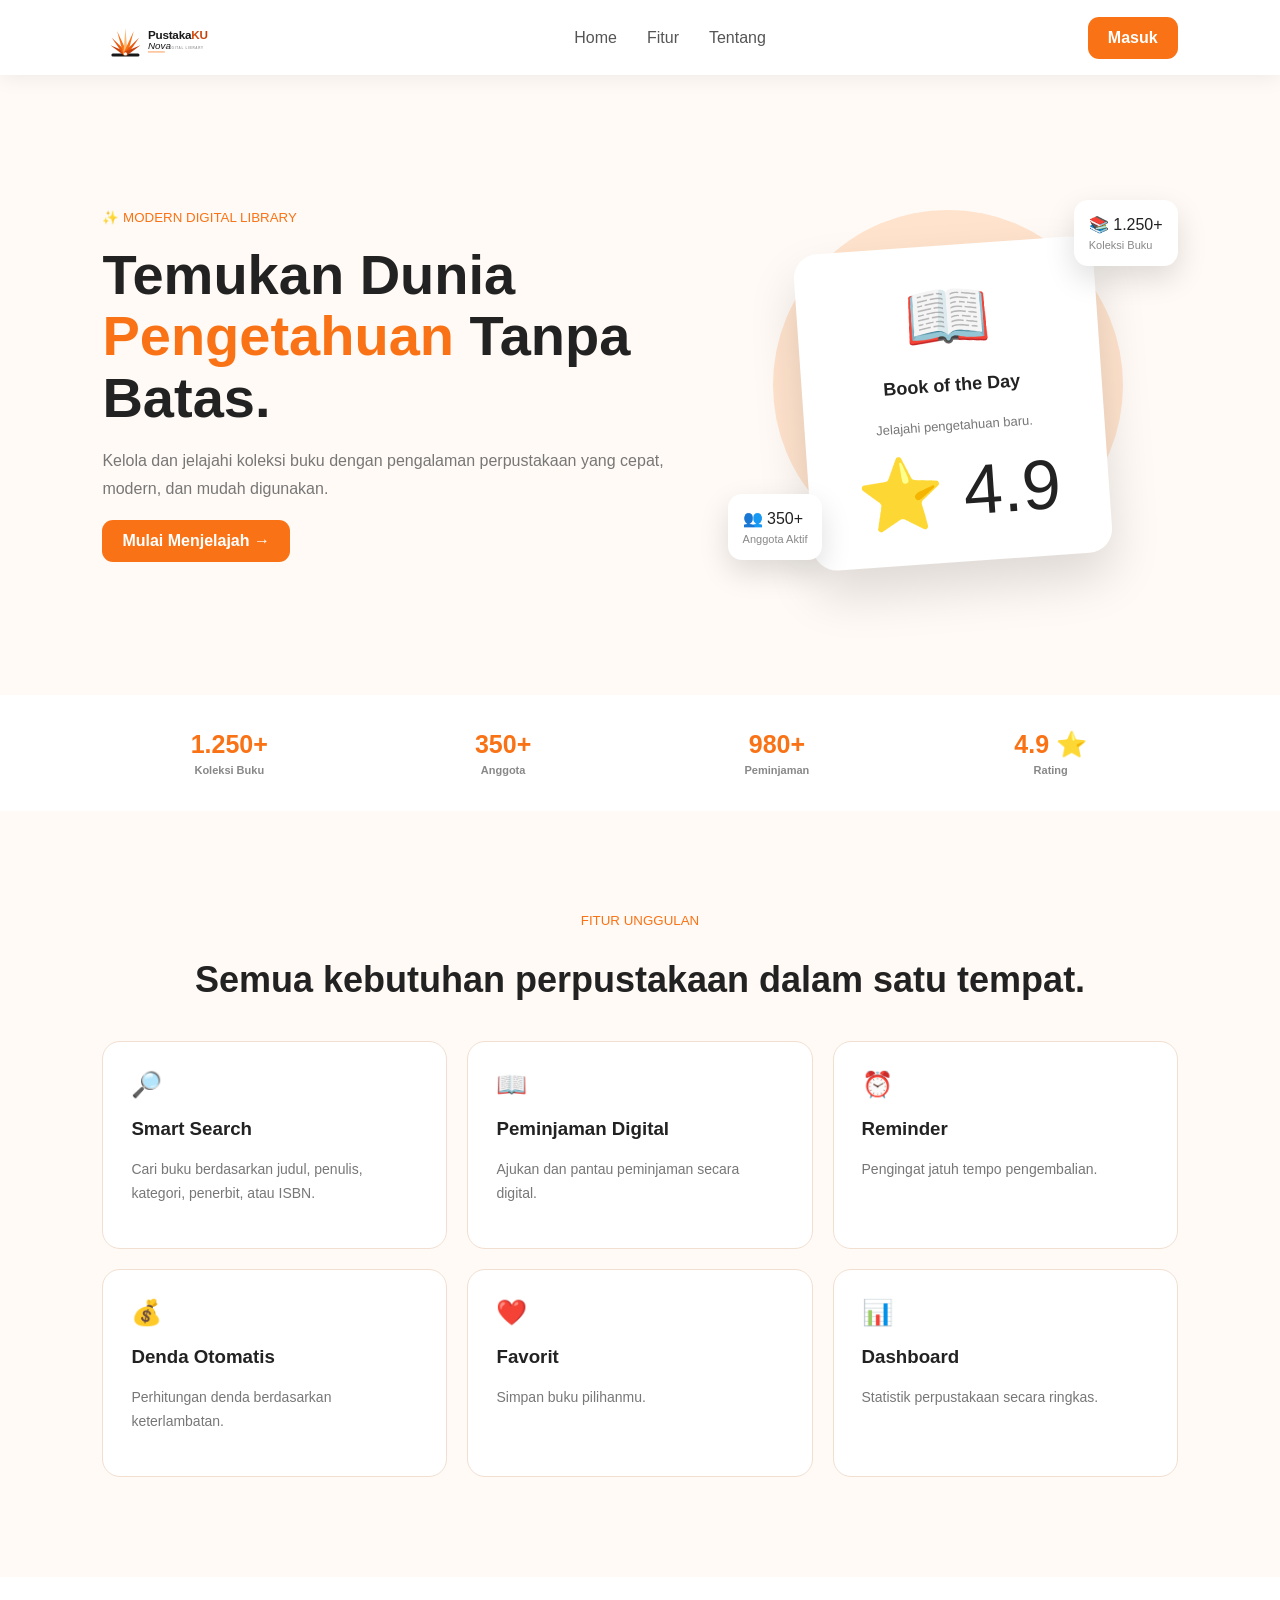
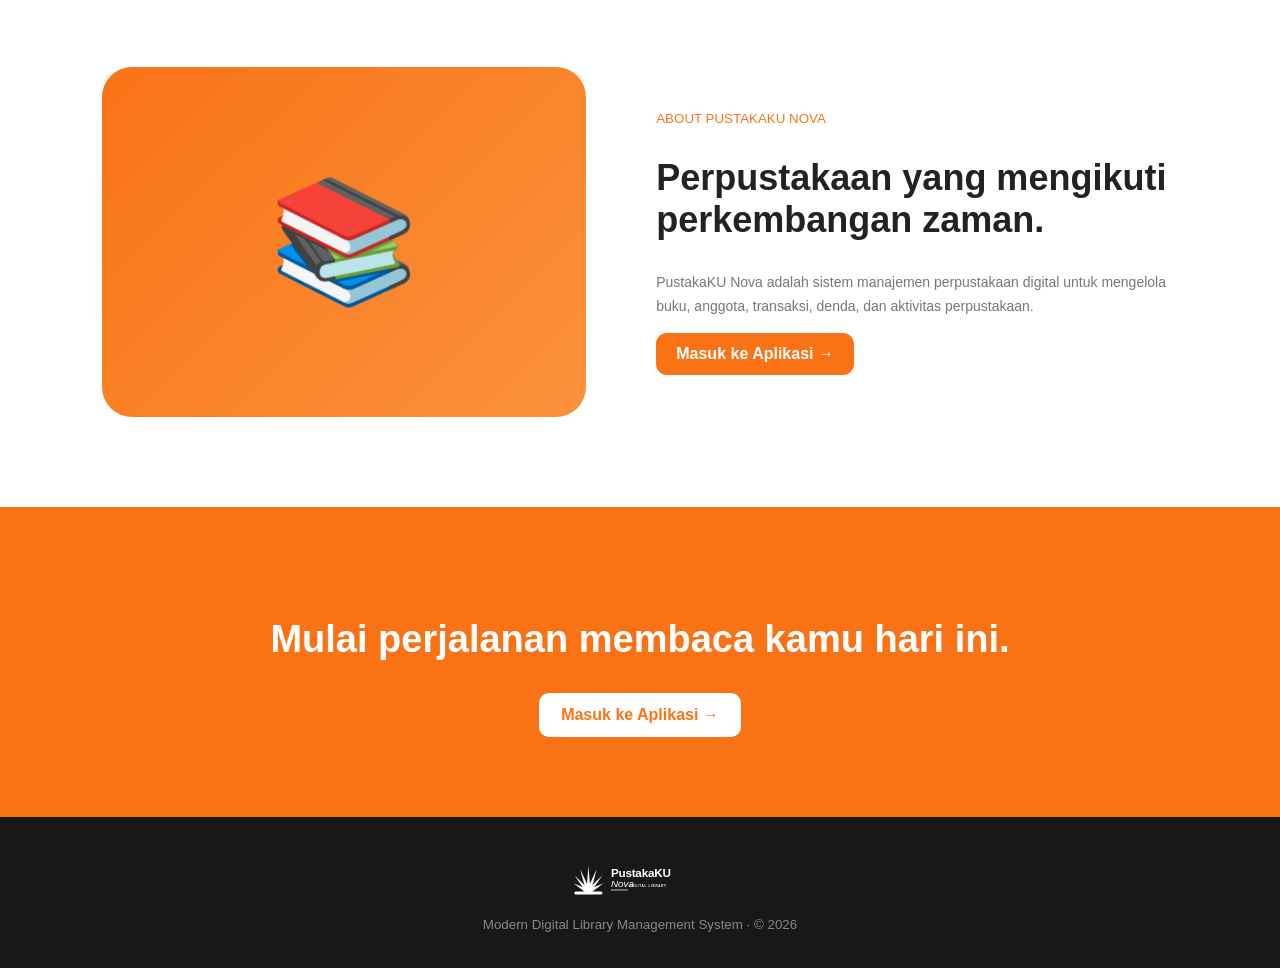
<file: index.html>
<!doctype html>
<html lang="id">
  <head>
    <meta charset="UTF-8" />
    <meta name="viewport" content="width=device-width,initial-scale=1" />
    <title>PustakaKU Nova</title>
    <link rel="stylesheet" href="css/landing.css" />
  </head>
  <body>
    <header>
      <a class="brand" href="#home" aria-label="PustakaKU Nova">
        <img src="logo-full.svg" alt="PustakaKU Nova" />
      </a>
      <button
        class="nav-toggle"
        aria-label="Buka menu navigasi"
        onclick="document.querySelector('nav').classList.toggle('open');this.textContent=document.querySelector('nav').classList.contains('open')?'✕':'☰'"
      >
        ☰
      </button>
      <nav>
        <a href="#home">Home</a><a href="#fitur">Fitur</a
        ><a href="#tentang">Tentang</a>
      </nav>
      <a class="btn" href="login.html">Masuk</a>
    </header>
    <main>
      <section class="hero" id="home">
        <div>
          <small>✨ MODERN DIGITAL LIBRARY</small>
          <h1>Temukan Dunia <span>Pengetahuan</span> Tanpa Batas.</h1>
          <p>
            Kelola dan jelajahi koleksi buku dengan pengalaman perpustakaan yang
            cepat, modern, dan mudah digunakan.
          </p>
          <a class="btn" href="login.html">Mulai Menjelajah →</a>
        </div>
        <div class="visual">
          <div class="book">
            📖
            <h3>Book of the Day</h3>
            <p>Jelajahi pengetahuan baru.</p>
            ⭐ 4.9
          </div>
          <i>📚 1.250+<small>Koleksi Buku</small></i
          ><i>👥 350+<small>Anggota Aktif</small></i>
        </div>
      </section>
      <section class="stats">
        <b>1.250+<small>Koleksi Buku</small></b
        ><b>350+<small>Anggota</small></b
        ><b>980+<small>Peminjaman</small></b
        ><b>4.9 ⭐<small>Rating</small></b>
      </section>
      <section id="fitur">
        <small>FITUR UNGGULAN</small>
        <h2>Semua kebutuhan perpustakaan dalam satu tempat.</h2>
        <div class="grid">
          <article>
            🔎
            <h3>Smart Search</h3>
            <p>
              Cari buku berdasarkan judul, penulis, kategori, penerbit, atau
              ISBN.
            </p>
          </article>
          <article>
            📖
            <h3>Peminjaman Digital</h3>
            <p>Ajukan dan pantau peminjaman secara digital.</p>
          </article>
          <article>
            ⏰
            <h3>Reminder</h3>
            <p>Pengingat jatuh tempo pengembalian.</p>
          </article>
          <article>
            💰
            <h3>Denda Otomatis</h3>
            <p>Perhitungan denda berdasarkan keterlambatan.</p>
          </article>
          <article>
            ❤️
            <h3>Favorit</h3>
            <p>Simpan buku pilihanmu.</p>
          </article>
          <article>
            📊
            <h3>Dashboard</h3>
            <p>Statistik perpustakaan secara ringkas.</p>
          </article>
        </div>
      </section>
      <section id="tentang" class="about">
        <div class="big">📚</div>
        <div>
          <small>ABOUT PUSTAKAKU NOVA</small>
          <h2>Perpustakaan yang mengikuti perkembangan zaman.</h2>
          <p>
            PustakaKU Nova adalah sistem manajemen perpustakaan digital untuk
            mengelola buku, anggota, transaksi, denda, dan aktivitas
            perpustakaan.
          </p>
          <a class="btn" href="login.html">Masuk ke Aplikasi →</a>
        </div>
      </section>
      <section class="cta">
        <h2>Mulai perjalanan membaca kamu hari ini.</h2>
        <a class="white" href="login.html">Masuk ke Aplikasi →</a>
      </section>
    </main>
    <footer>
      <img class="footer-logo" src="logo-full.svg" alt="PustakaKU Nova" /><br /><small
        >Modern Digital Library Management System · © 2026</small
      >
    </footer>
  </body>
</html>
</file>
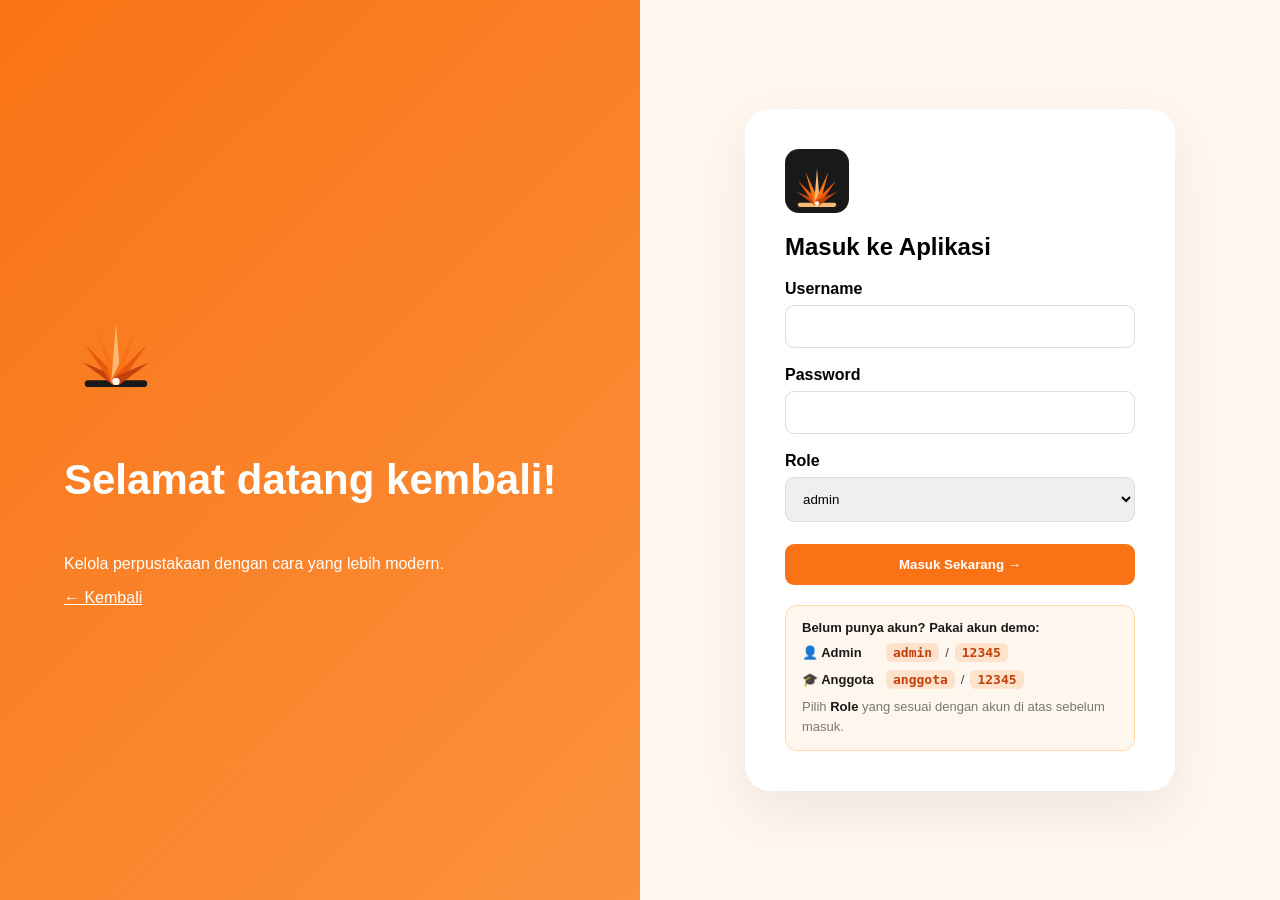
<file: anggota.html>
<!doctype html>
<html lang="id">
  <head>
    <meta charset="UTF-8" />
    <meta name="viewport" content="width=device-width,initial-scale=1" />
    <title>Anggota | PustakaKU Nova</title>
    <link rel="stylesheet" href="css/app.css" />
  </head>
  <body>
    <div class="app">
      <aside class="side">
        <b>📚 PustakaKU Nova</b>
        <nav></nav>
        <button onclick="out()">Keluar</button>
      </aside>
      <main class="main">
        <div class="top">
          <div>
            <small>Manajemen pengguna</small>
            <h1>Anggota</h1>
          </div>
          <div class="avatar">A</div>
        </div>
        <div class="toolbar">
          <input
            id="q"
            placeholder="🔎 Cari nama, kelas, atau email..."
            oninput="render()"
          /><button class="action" onclick="addMember()">
            + Tambah Anggota
          </button>
        </div>
        <div class="table-wrap"><table class="table">
          <thead>
            <tr>
              <th>Nama</th>
              <th>Kelas</th>
              <th>Email</th>
              <th>Status</th>
              <th>Aksi</th>
            </tr>
          </thead>
          <tbody id="list"></tbody>
        </table></div>
      </main>
    </div>
    <script src="js/data.js"></script>
    <script src="js/app.js"></script>
    <script>
      function render() {
        let x = q.value.toLowerCase();
        list.innerHTML = members
          .filter((m) => (m.name + m.kelas + m.email).toLowerCase().includes(x))
          .map(
            (m, i) =>
              `<tr><td>${m.name}</td><td>${m.kelas}</td><td>${m.email}</td><td>${m.status}</td><td><button class="action" onclick="removeMember(${i})">Hapus</button></td></tr>`,
          )
          .join("");
      }
      function addMember() {
        let name = prompt("Nama anggota");
        if (!name) return;
        let kelas = prompt("Kelas", "XI RPL 1") || "Umum";
        members.push({
          name,
          kelas,
          email: name.toLowerCase().replaceAll(" ", "_") + "@pustakaku.local",
          status: "Aktif",
        });
        save();
        render();
      }
      function removeMember(i) {
        if (confirm("Hapus anggota ini?")) {
          members.splice(i, 1);
          save();
          render();
        }
      }
      render();
    </script>
  </body>
</html>
</file>
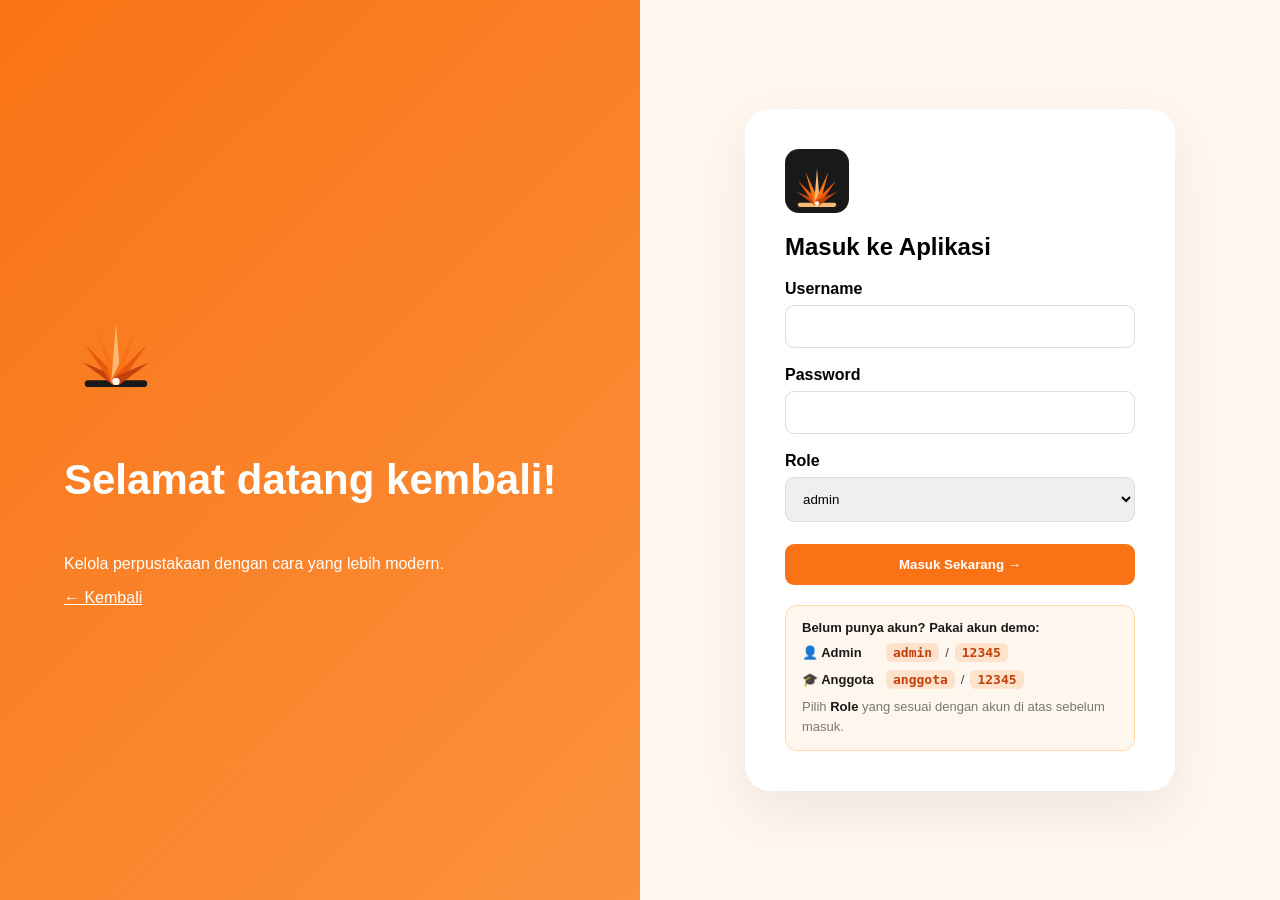
<file: buku.html>
<!doctype html>
<html lang="id">
  <head>
    <meta charset="UTF-8" />
    <meta name="viewport" content="width=device-width,initial-scale=1" />
    <title>Buku | PustakaKU Nova</title>
    <link rel="stylesheet" href="css/app.css" />
  </head>
  <body>
    <div class="app">
      <aside class="side">
        <b>📚 PustakaKU Nova</b>
        <nav></nav>
        <button onclick="out()">Keluar</button>
      </aside>
      <main class="main">
        <div class="top">
          <div>
            <small>15 koleksi demo</small>
            <h1>Koleksi Buku</h1>
          </div>
          <div class="avatar">A</div>
        </div>
        <div class="toolbar">
          <input
            id="q"
            placeholder="🔎 Cari judul, penulis, kategori, ISBN..."
            oninput="render()"
          /><button class="action" onclick="add()">+ Tambah</button>
        </div>
        <div class="table-wrap"><table class="table">
          <thead>
            <tr>
              <th>Judul</th>
              <th>Penulis</th>
              <th>Kategori</th>
              <th>Tahun</th>
              <th>Rating</th>
              <th>Stok</th>
              <th id="thAksi">Aksi</th>
            </tr>
          </thead>
          <tbody id="list"></tbody>
        </table></div>
      </main>
    </div>
    <script src="js/data.js"></script>
    <script src="js/app.js"></script>
    <script>
      if (!admin) thAksi.textContent = "Favorit";
      function render() {
        let x = q.value.toLowerCase();
        list.innerHTML = books
          .filter((b) =>
            (b.title + b.author + b.cat + b.isbn + b.publisher)
              .toLowerCase()
              .includes(x),
          )
          .map(
            (b) =>
              `<tr><td><b>${b.title}</b></td><td>${b.author}</td><td>${b.cat}</td><td>${b.year}</td><td>⭐ ${b.rating}</td><td>${b.stock}</td><td>${admin ? `<button class="action" onclick="del(${b.id})">Hapus</button>` : `<button class="action" onclick="toggleFavorite(${b.id})">${isFavorite(b.id) ? "Hapus Favorit" : "Tambah Favorit"}</button>`}</td></tr>`,
          )
          .join("");
      }
      function isFavorite(id) {
        return favorites.some((favoriteId) => Number(favoriteId) === Number(id));
      }
      function toggleFavorite(id) {
        if (isFavorite(id)) {
          favorites = favorites.filter(
            (favoriteId) => Number(favoriteId) !== Number(id),
          );
        } else {
          favorites.push(id);
        }
        save();
        render();
      }
      function add() {
        let t = prompt("Judul buku");
        if (t) {
          books.push({
            id: Date.now(),
            title: t,
            author: "Penulis Baru",
            cat: "Umum",
            publisher: "PustakaKU",
            year: 2026,
            isbn: "-",
            stock: 1,
            rating: 5,
          });
          save();
          render();
        }
      }
      function del(id) {
        if (!admin) return;
        let i = books.findIndex((b) => b.id === id);
        if (i >= 0 && confirm("Hapus buku?")) {
          books.splice(i, 1);
          save();
          render();
        }
      }
      render();
    </script>
  </body>
</html>
</file>
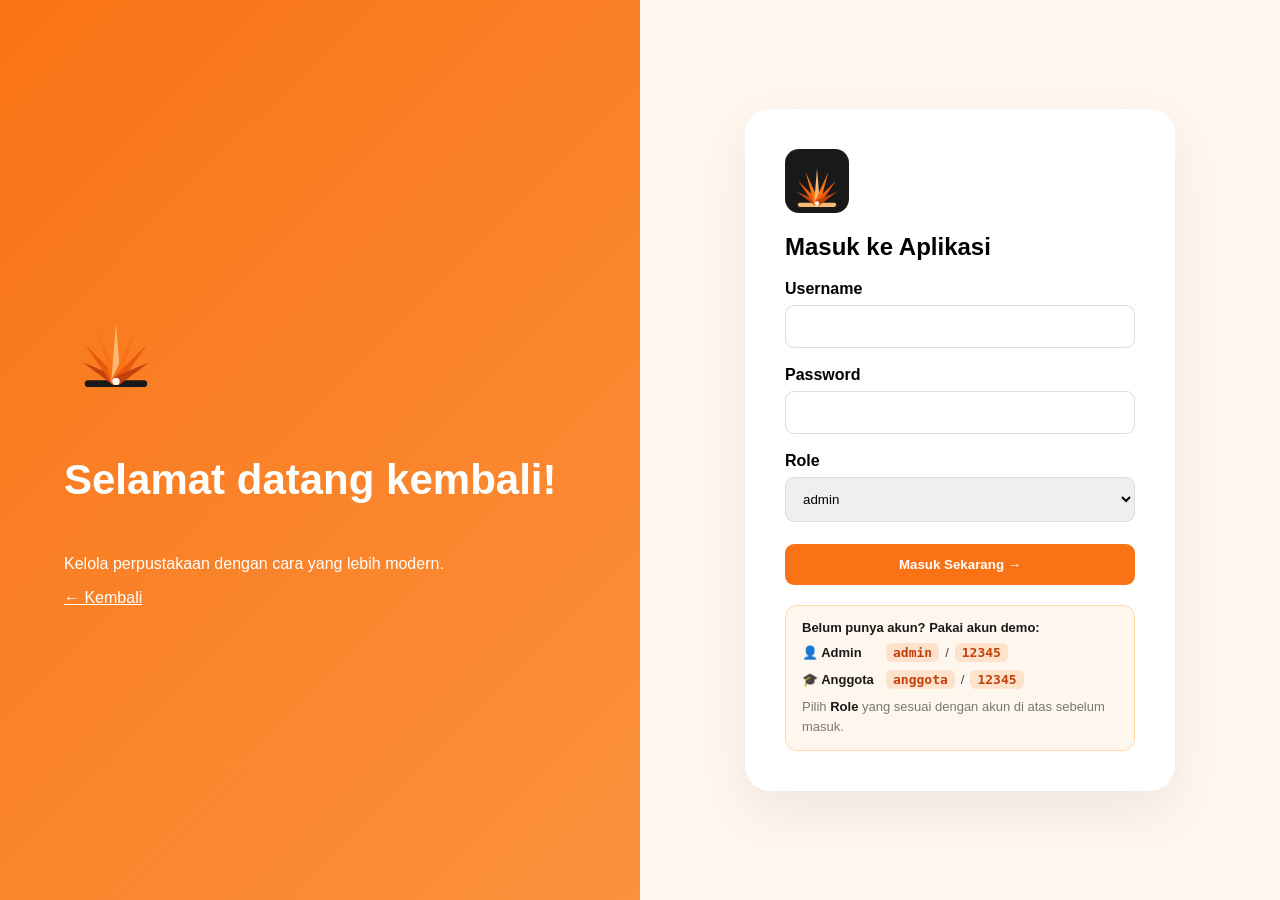
<file: dashboard.html>
<!doctype html>
<html lang="id">
  <head>
    <meta charset="UTF-8" />
    <meta name="viewport" content="width=device-width,initial-scale=1" />
    <title>Dashboard | PustakaKU Nova</title>
    <link rel="stylesheet" href="css/app.css" />
  </head>
  <body>
    <div class="app">
      <aside class="side">
        <b>📚 PustakaKU Nova</b>
        <nav></nav>
        <button onclick="out()">Keluar</button>
      </aside>
      <main class="main">
        <div class="top">
          <div>
            <small>Selamat datang 👋</small>
            <h1>Dashboard</h1>
          </div>
          <div class="avatar">A</div>
        </div>
        <div class="cards">
          <div class="card">📚 Total Buku<b id="b"></b></div>
          <div class="card">👥 Anggota<b id="m"></b></div>
          <div class="card">📖 Transaksi<b id="l"></b></div>
          <div class="card">💰 Denda<b id="f"></b></div>
        </div>
        <div class="panel">
          <h2>Aktivitas Terbaru</h2>
          <div class="table-wrap"><table class="table">
            <thead>
              <tr>
                <th>Anggota</th>
                <th>Buku</th>
                <th>Status</th>
                <th>Jatuh Tempo</th>
              </tr>
            </thead>
            <tbody id="activity"></tbody>
          </table></div>
        </div>
      </main>
    </div>
    <script src="js/data.js"></script>
    <script src="js/app.js"></script>
    <script>
      b.textContent = books.length;
      m.textContent = members.length;
      l.textContent = loans.length;
      f.textContent = rupiah(
        fines
          .filter((x) => x.status !== "Lunas")
          .reduce((a, x) => a + x.total, 0),
      );
      activity.innerHTML = loans
        .slice(-6)
        .reverse()
        .map(
          (x) =>
            `<tr><td>${x.member}</td><td>${x.book}</td><td>${x.status}</td><td>${x.due}</td></tr>`,
        )
        .join("");
    </script>
  </body>
</html>
</file>
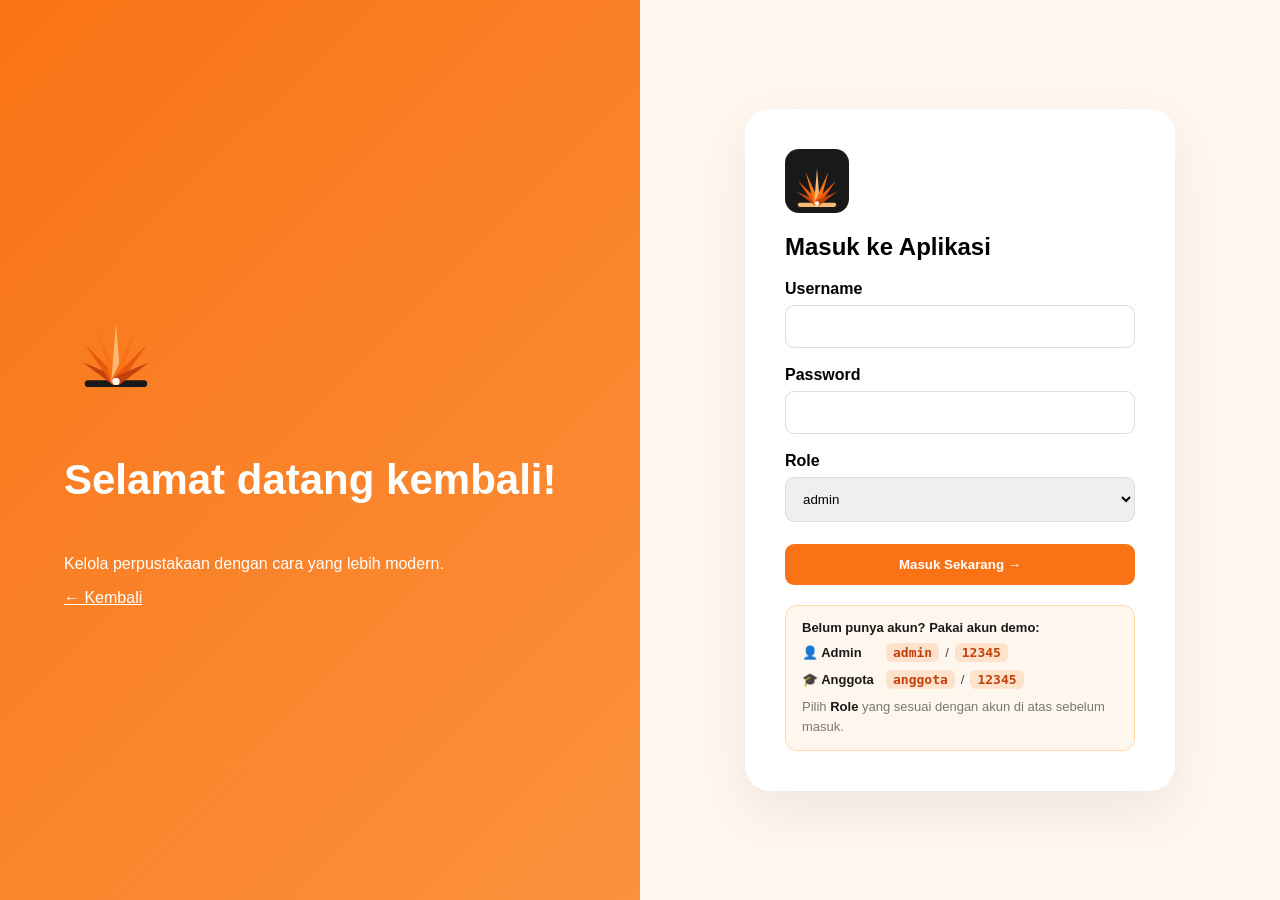
<file: denda.html>
<!doctype html>
<html lang="id">
  <head>
    <meta charset="UTF-8" />
    <meta name="viewport" content="width=device-width,initial-scale=1" />
    <title>Denda | PustakaKU Nova</title>
    <link rel="stylesheet" href="css/app.css" />
  </head>
  <body>
    <div class="app">
      <aside class="side">
        <b>📚 PustakaKU Nova</b>
        <nav></nav>
        <button onclick="out()">Keluar</button>
      </aside>
      <main class="main">
        <div class="top">
          <div>
            <small>Rp1.000 / hari</small>
            <h1>Denda</h1>
          </div>
          <div class="avatar">A</div>
        </div>
        <div class="cards">
          <div class="card">Total Denda<b id="total"></b></div>
          <div class="card">Belum Dibayar<b id="unpaid"></b></div>
        </div>
        <div class="table-wrap"><table class="table">
          <thead>
            <tr>
              <th>Anggota</th>
              <th>Buku</th>
              <th>Terlambat</th>
              <th>Total</th>
              <th>Status</th>
            </tr>
          </thead>
          <tbody id="list"></tbody>
        </table></div>
      </main>
    </div>
    <script src="js/data.js"></script>
    <script src="js/app.js"></script>
    <script>
      function render() {
        list.innerHTML = fines
          .map(
            (f, i) =>
              `<tr><td>${f.member}</td><td>${f.book}</td><td>${f.days} hari</td><td>${rupiah(f.total)}</td><td>${f.status} ${f.status !== "Lunas" ? `<button class="action" onclick="pay(${i})">Bayar</button>` : ""}</td></tr>`,
          )
          .join("");
        total.textContent = rupiah(fines.reduce((a, f) => a + f.total, 0));
        unpaid.textContent = rupiah(
          fines
            .filter((f) => f.status !== "Lunas")
            .reduce((a, f) => a + f.total, 0),
        );
      }
      function pay(i) {
        fines[i].status = "Lunas";
        save();
        render();
      }
      render();
    </script>
  </body>
</html>
</file>
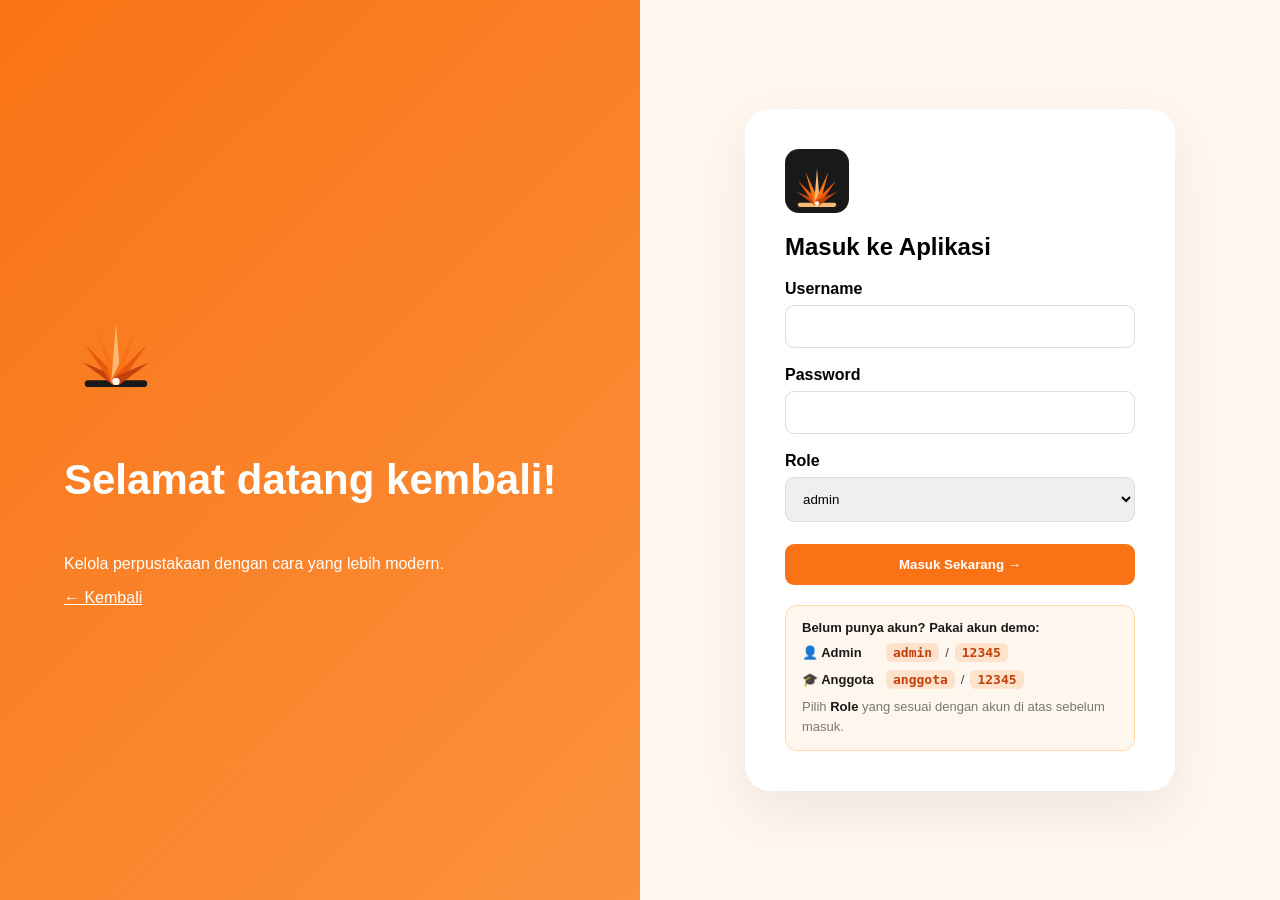
<file: favorit.html>
<!doctype html>
<html lang="id">
  <head>
    <meta charset="UTF-8" />
    <meta name="viewport" content="width=device-width,initial-scale=1" />
    <title>Favorit | PustakaKU Nova</title>
    <link rel="stylesheet" href="css/app.css" />
  </head>
  <body>
    <div class="app">
      <aside class="side">
        <b>📚 PustakaKU Nova</b>
        <nav></nav>
        <button onclick="out()">Keluar</button>
      </aside>
      <main class="main">
        <div class="top">
          <div>
            <small>Koleksi pilihanmu</small>
            <h1>Favorit</h1>
          </div>
          <div class="avatar">A</div>
        </div>
        <div class="books" id="favoriteList"></div>
      </main>
    </div>
    <script src="js/data.js"></script>
    <script src="js/app.js"></script>
    <script>
      function renderFavorites() {
        var list = document.getElementById("favoriteList");
        var favoriteBooks = books.filter(function (book) {
          return favorites.some(function (id) {
            return Number(id) === Number(book.id);
          });
        });
        if (!favoriteBooks.length) {
          list.innerHTML =
            '<div class="panel"><h2>Belum ada buku favorit</h2><p>Tambahkan buku ke favorit dari halaman Koleksi.</p></div>';
          return;
        }
        list.innerHTML = favoriteBooks
          .map(function (book) {
            return (
              '<div class="bookbox"><div class="cover">📖</div><h3>' +
              book.title +
              "</h3><p>" +
              book.author +
              "</p><p>⭐ " +
              (book.rating || 0) +
              " · Stok " +
              book.stock +
              '</p><button class="action" onclick="removeFav(' +
              book.id +
              ')">Hapus Favorit</button></div>'
            );
          })
          .join("");
      }
      function removeFav(id) {
        favorites = favorites.filter(function (item) {
          return Number(item) !== Number(id);
        });
        save();
        renderFavorites();
      }
      document.addEventListener("DOMContentLoaded", renderFavorites);
    </script>
  </body>
</html>
</file>
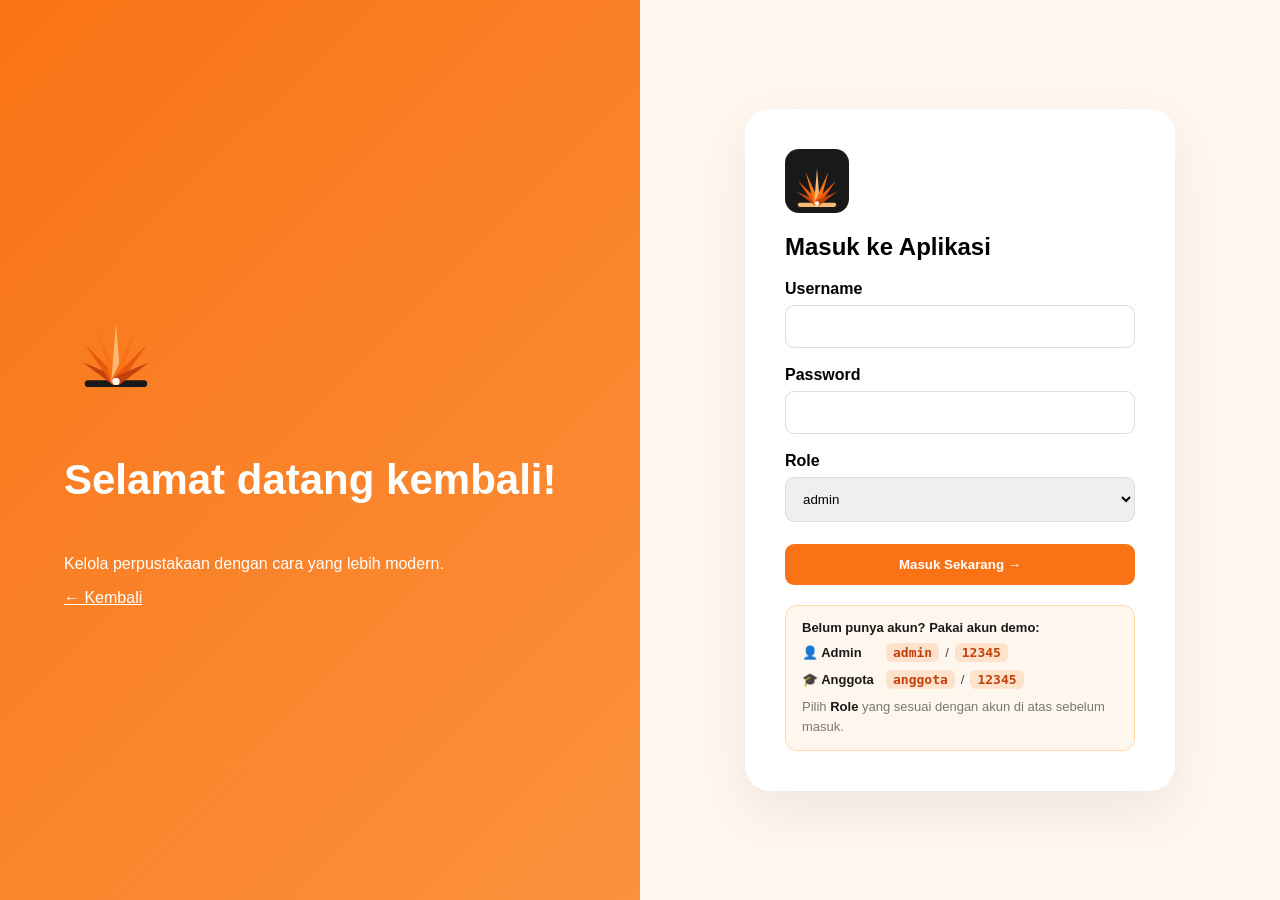
<file: laporan.html>
<!doctype html>
<html lang="id">
  <head>
    <meta charset="UTF-8" />
    <meta name="viewport" content="width=device-width,initial-scale=1" />
    <title>Laporan | PustakaKU Nova</title>
    <link rel="stylesheet" href="css/app.css" />
  </head>
  <body>
    <div class="app">
      <aside class="side">
        <b>📚 PustakaKU Nova</b>
        <nav></nav>
        <button onclick="out()">Keluar</button>
      </aside>
      <main class="main">
        <div class="top">
          <div>
            <small>Ringkasan perpustakaan</small>
            <h1>Laporan & Statistik</h1>
          </div>
          <div class="avatar">A</div>
        </div>
        <div class="cards">
          <div class="card">Jumlah Buku<b id="bc">0</b></div>
          <div class="card">Anggota<b id="mc">0</b></div>
          <div class="card">Transaksi<b id="lc">0</b></div>
          <div class="card">Total Denda<b id="fc">Rp0</b></div>
        </div>
        <div class="panel">
          <h2>Buku Populer</h2>
          <div class="table-wrap"><table class="table">
            <thead>
              <tr>
                <th>Rank</th>
                <th>Judul</th>
                <th>Penulis</th>
                <th>Rating</th>
                <th>Stok</th>
              </tr>
            </thead>
            <tbody id="popularList"></tbody>
          </table></div>
        </div>
        <div class="panel">
          <h2>Ringkasan Status Peminjaman</h2>
          <div class="cards" id="statusCards"></div>
        </div>
      </main>
    </div>
    <script src="js/data.js"></script>
    <script src="js/app.js"></script>
    <script>
      document.addEventListener("DOMContentLoaded", function () {
        document.getElementById("bc").textContent = books.length;
        document.getElementById("mc").textContent = members.length;
        document.getElementById("lc").textContent = loans.length;
        document.getElementById("fc").textContent = rupiah(
          fines.reduce(function (total, f) {
            return total + Number(f.total || 0);
          }, 0),
        );

        var popular = books
          .slice()
          .sort(function (a, b) {
            return Number(b.rating || 0) - Number(a.rating || 0);
          })
          .slice(0, 8);
        document.getElementById("popularList").innerHTML = popular
          .map(function (book, i) {
            return (
              "<tr><td>#" +
              (i + 1) +
              "</td><td>" +
              book.title +
              "</td><td>" +
              book.author +
              "</td><td>⭐ " +
              (book.rating || 0) +
              "</td><td>" +
              book.stock +
              "</td></tr>"
            );
          })
          .join("");

        var statuses = ["Dipinjam", "Terlambat", "Menunggu", "Dikembalikan"];
        document.getElementById("statusCards").innerHTML = statuses
          .map(function (status) {
            var count = loans.filter(function (loan) {
              return loan.status === status;
            }).length;
            return '<div class="card">' + status + "<b>" + count + "</b></div>";
          })
          .join("");
      });
    </script>
  </body>
</html>
</file>
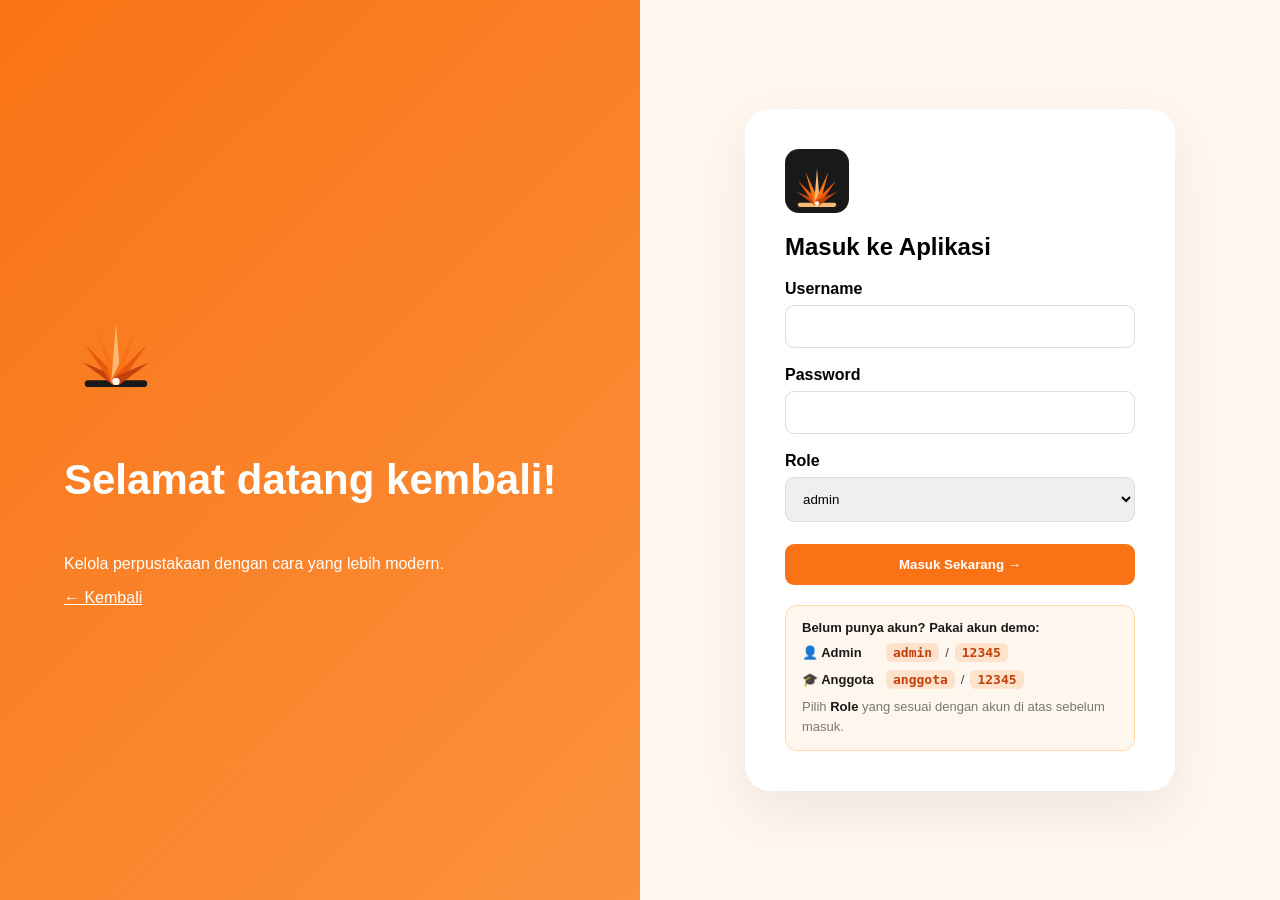
<file: login.html>
<!doctype html>
<html lang="id">
  <head>
    <meta charset="UTF-8" />
    <meta name="viewport" content="width=device-width,initial-scale=1" />
    <title>Login | PustakaKU Nova</title>
    <link rel="stylesheet" href="css/login.css" />
  </head>
  <body>
    <div class="login">
      <div class="intro">
        <img class="intro-logo" src="logo-mark.svg" alt="Logo PustakaKU Nova" />
        <h2>Selamat datang kembali!</h2>
        <p>Kelola perpustakaan dengan cara yang lebih modern.</p>
        <a href="index.html">← Kembali</a>
      </div>
      <form id="form">
        <img class="form-logo" src="logo-icon.svg" alt="" />
        <h2>Masuk ke Aplikasi</h2>
        <label>Username<input id="user" required /></label
        ><label>Password<input id="pass" type="password" required /></label
        ><label
          >Role<select id="role">
            <option value="admin">admin</option>
            <option value="anggota">anggota</option>
          </select></label
        ><button>Masuk Sekarang →</button>
        <p id="msg"></p>
        <div class="demo-hint">
          <b>Belum punya akun? Pakai akun demo:</b>
          <div class="demo-row">
            <span>👤 Admin</span><code>admin</code> / <code>12345</code>
          </div>
          <div class="demo-row">
            <span>🎓 Anggota</span><code>anggota</code> / <code>12345</code>
          </div>
          <p>Pilih <b>Role</b> yang sesuai dengan akun di atas sebelum masuk.</p>
        </div>
      </form>
    </div>
    <script src="js/auth.js"></script>
  </body>
</html>
</file>
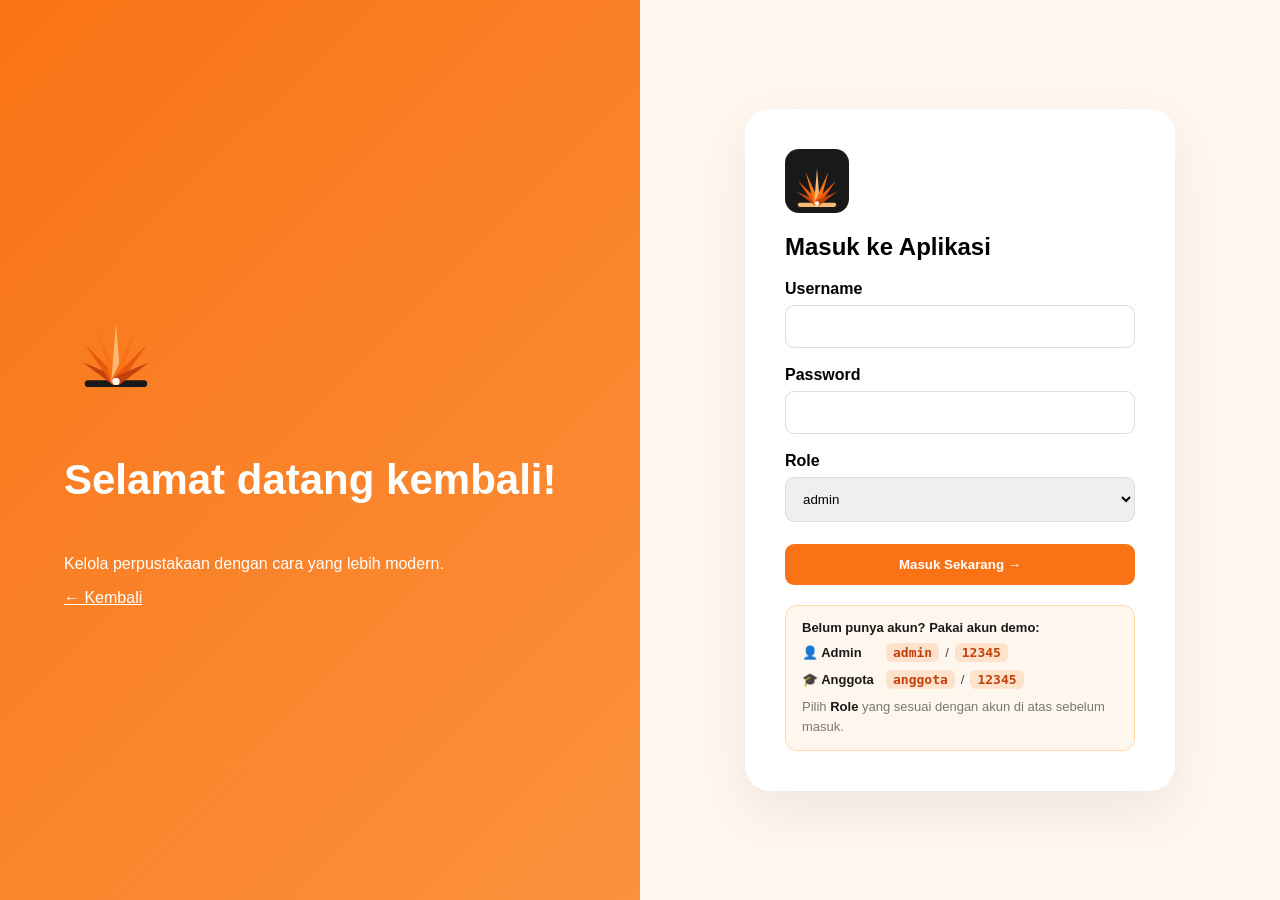
<file: notifikasi.html>
<!doctype html>
<html lang="id">
  <head>
    <meta charset="UTF-8" />
    <meta name="viewport" content="width=device-width,initial-scale=1" />
    <title>Notifikasi | PustakaKU Nova</title>
    <link rel="stylesheet" href="css/app.css" />
  </head>
  <body>
    <div class="app">
      <aside class="side">
        <b>📚 PustakaKU Nova</b>
        <nav></nav>
        <button onclick="out()">Keluar</button>
      </aside>
      <main class="main">
        <div class="top">
          <div>
            <small>Informasi terbaru</small>
            <h1>Notifikasi</h1>
          </div>
          <div class="avatar">A</div>
        </div>
        <div id="list"></div>
      </main>
    </div>
    <script src="js/data.js"></script>
    <script src="js/app.js"></script>
    <script>
      list.innerHTML = notifications
        .map(
          (n) =>
            `<div class="panel" style="margin-bottom:12px"><b>${n.type === "warning" ? "⚠️" : n.type === "success" ? "✅" : "🔔"} ${n.text}</b><p>${n.time}</p></div>`,
        )
        .join("");
    </script>
  </body>
</html>
</file>
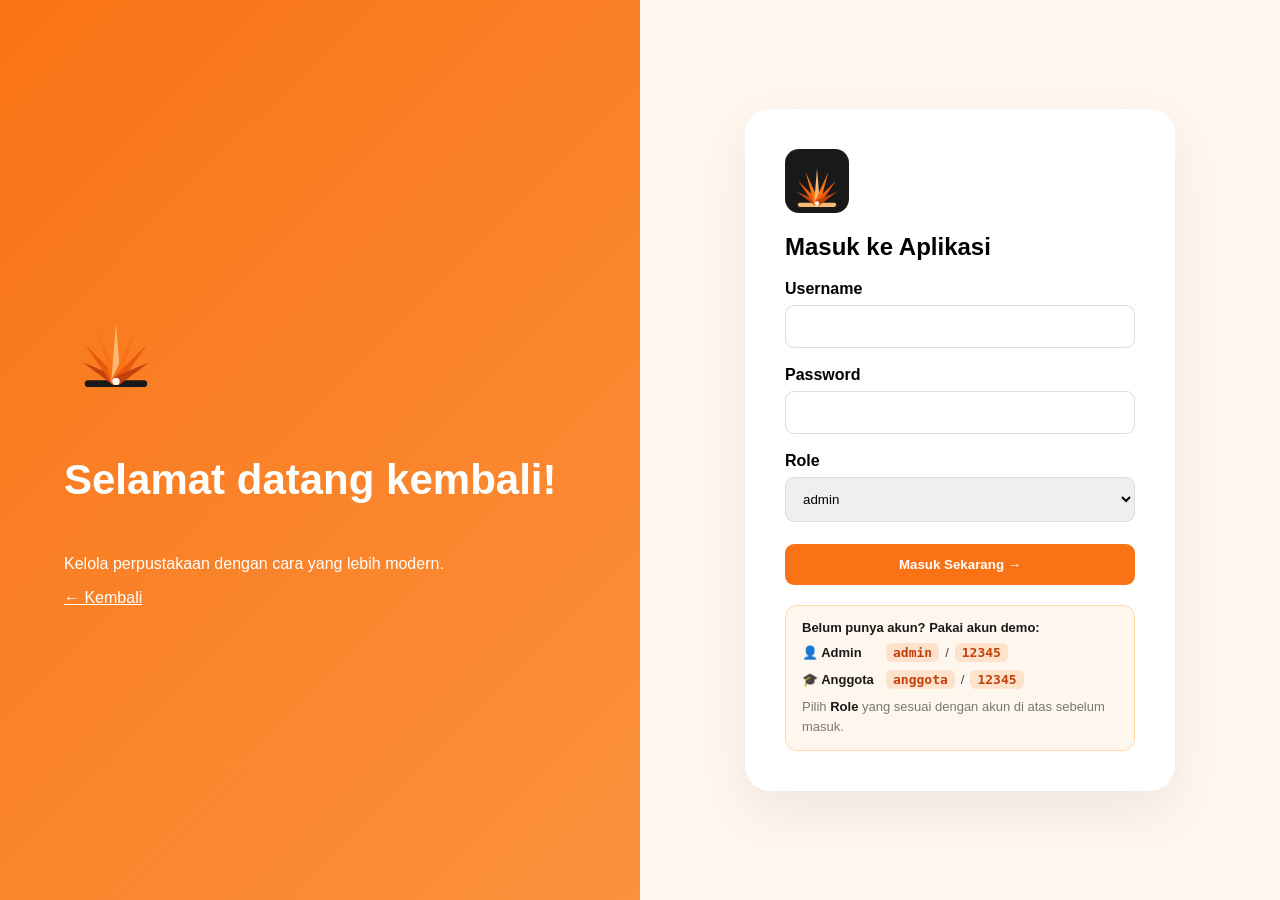
<file: peminjaman.html>
<!doctype html>
<html lang="id">
  <head>
    <meta charset="UTF-8" />
    <meta name="viewport" content="width=device-width,initial-scale=1" />
    <title>Peminjaman | PustakaKU Nova</title>
    <link rel="stylesheet" href="css/app.css" />
  </head>
  <body>
    <div class="app">
      <aside class="side">
        <b>📚 PustakaKU Nova</b>
        <nav></nav>
        <button onclick="out()">Keluar</button>
      </aside>
      <main class="main">
        <div class="top">
          <div>
            <small>Transaksi perpustakaan</small>
            <h1>Peminjaman</h1>
          </div>
          <div class="avatar">A</div>
        </div>
        <div class="toolbar">
          <button class="action" onclick="newLoan()">+ Peminjaman Baru</button>
        </div>
        <div class="table-wrap"><table class="table">
          <thead>
            <tr>
              <th>Anggota</th>
              <th>Buku</th>
              <th>Pinjam</th>
              <th>Jatuh Tempo</th>
              <th>Status</th>
            </tr>
          </thead>
          <tbody id="list"></tbody>
        </table></div>
      </main>
    </div>
    <script src="js/data.js"></script>
    <script src="js/app.js"></script>
    <script>
      function render() {
        list.innerHTML = loans
          .map(
            (l) =>
              `<tr><td>${l.member}</td><td>${l.book}</td><td>${l.borrow}</td><td>${l.due}</td><td>${l.status}</td></tr>`,
          )
          .join("");
      }
      function newLoan() {
        let member = prompt("Nama anggota");
        if (!member) return;
        let book = prompt("Judul buku");
        if (!book) return;
        let b = bookById(
          books.find((x) => x.title.toLowerCase() == book.toLowerCase())?.id,
        );
        if (!b || b.stock < 1) {
          alert("Buku tidak ditemukan atau stok habis.");
          return;
        }
        let d = new Date();
        let due = new Date(d);
        due.setDate(d.getDate() + 14);
        loans.push({
          id: Date.now(),
          member,
          book: b.title,
          borrow: d.toISOString().slice(0, 10),
          due: due.toISOString().slice(0, 10),
          status: "Menunggu",
        });
        b.stock--;
        save();
        render();
        alert("Peminjaman berhasil ditambahkan.");
      }
      render();
    </script>
  </body>
</html>
</file>
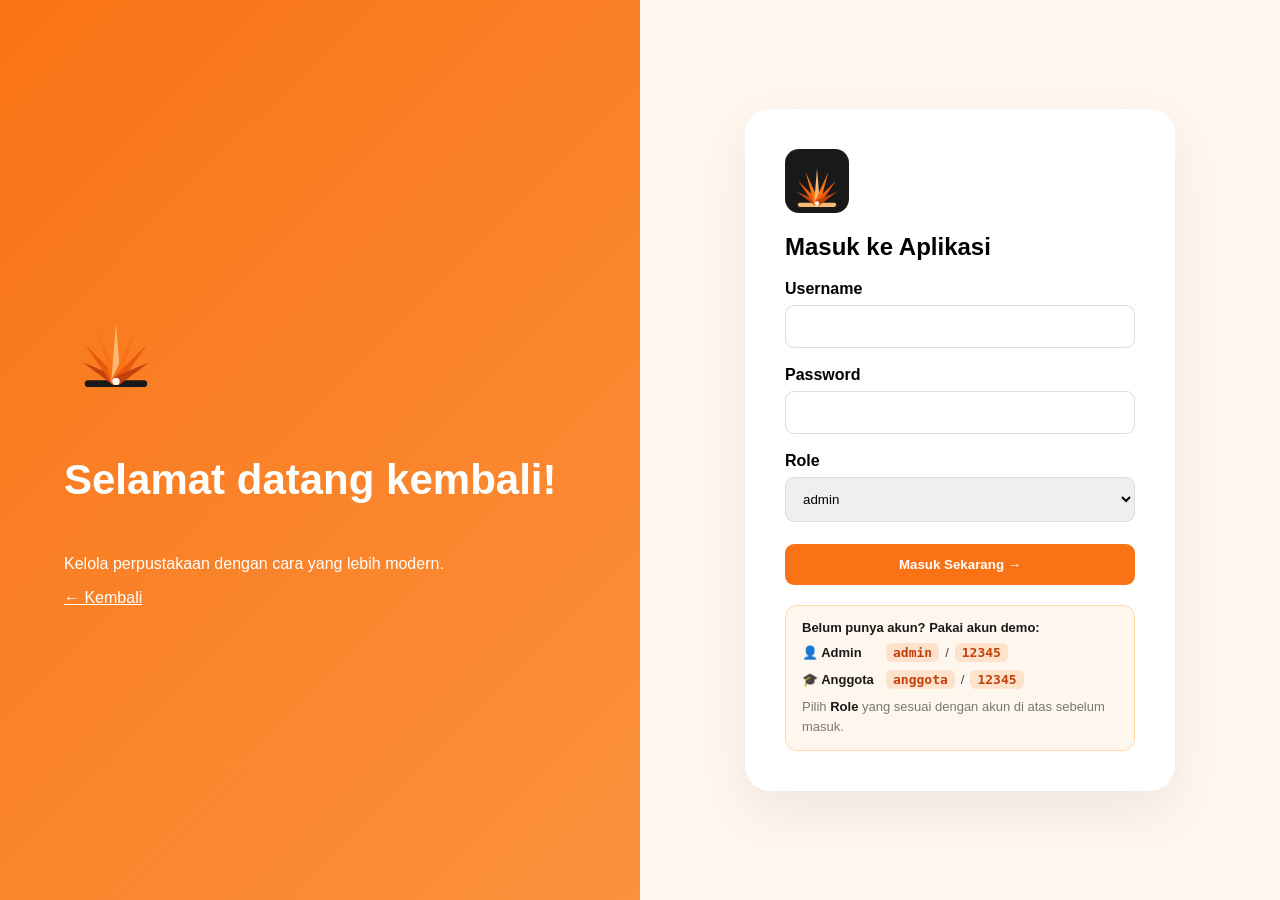
<file: pengaturan.html>
<!doctype html>
<html lang="id">
  <head>
    <meta charset="UTF-8" />
    <meta name="viewport" content="width=device-width,initial-scale=1" />
    <title>Pengaturan | PustakaKU Nova</title>
    <link rel="stylesheet" href="css/app.css" />
  </head>
  <body>
    <div class="app">
      <aside class="side">
        <b>📚 PustakaKU Nova</b>
        <nav></nav>
        <button onclick="out()">Keluar</button>
      </aside>
      <main class="main">
        <div class="top">
          <div>
            <small>Preferensi aplikasi</small>
            <h1>Pengaturan</h1>
          </div>
          <div class="avatar">A</div>
        </div>
        <div class="panel">
          <h2>Pengaturan Demo</h2>
          <p>
            <label
              ><input type="checkbox" checked /> Aktifkan pengingat jatuh
              tempo</label
            >
          </p>
          <p>
            <label
              ><input type="checkbox" checked /> Tampilkan notifikasi</label
            >
          </p>
          <p>
            <label
              >Durasi peminjaman:
              <select>
                <option>14 hari</option>
                <option>7 hari</option>
                <option>21 hari</option>
              </select></label
            >
          </p>
          <button class="action" onclick="alert('Pengaturan tersimpan.')">
            Simpan Pengaturan
          </button>
        </div>
      </main>
    </div>
    <script src="js/data.js"></script>
    <script src="js/app.js"></script>
  </body>
</html>
</file>
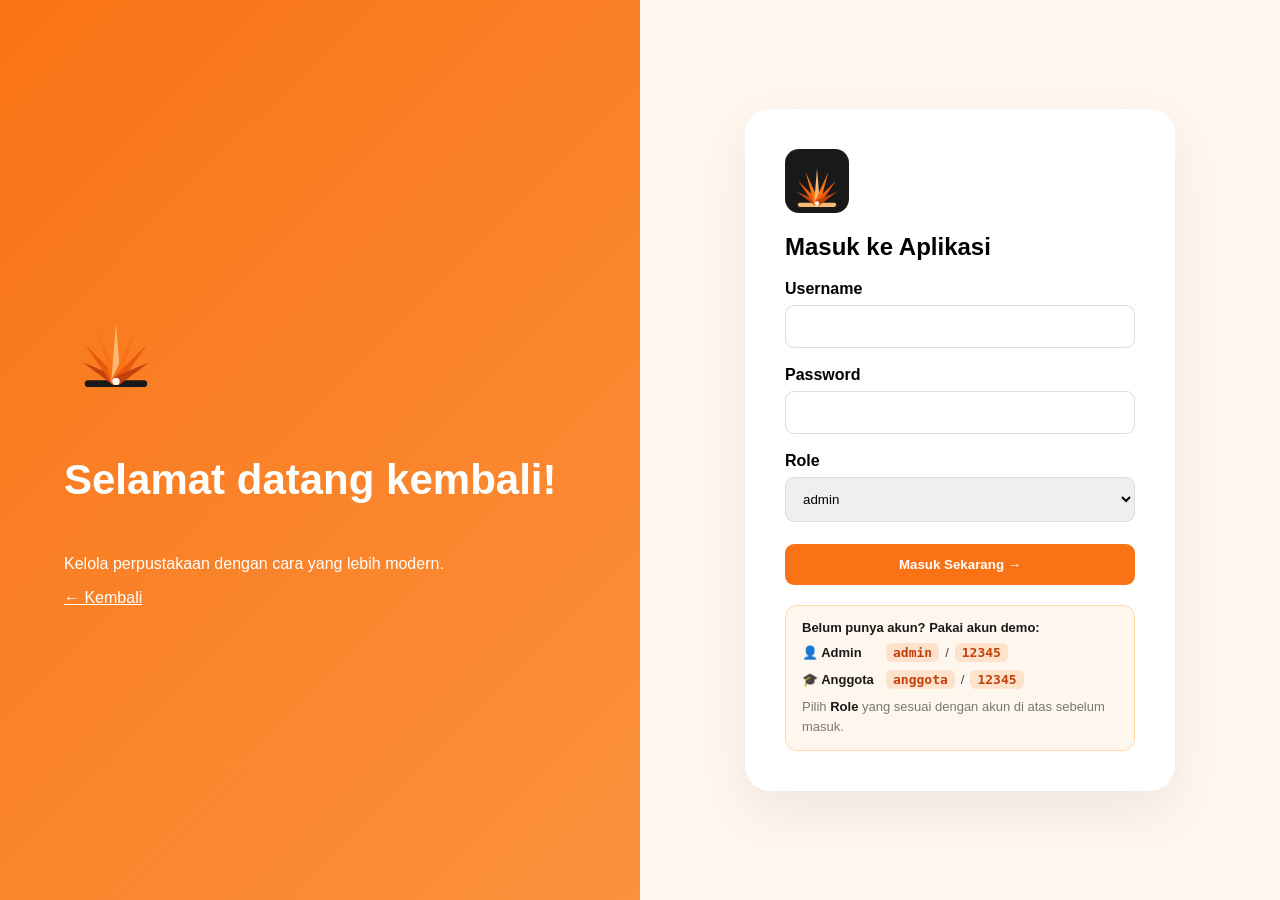
<file: pengembalian.html>
<!doctype html>
<html lang="id">
  <head>
    <meta charset="UTF-8" />
    <meta name="viewport" content="width=device-width,initial-scale=1" />
    <title>Pengembalian | PustakaKU Nova</title>
    <link rel="stylesheet" href="css/app.css" />
  </head>
  <body>
    <div class="app">
      <aside class="side">
        <b>📚 PustakaKU Nova</b>
        <nav></nav>
        <button onclick="out()">Keluar</button>
      </aside>
      <main class="main">
        <div class="top">
          <div>
            <small>Update transaksi</small>
            <h1>Pengembalian</h1>
          </div>
          <div class="avatar">A</div>
        </div>
        <div class="table-wrap"><table class="table">
          <thead>
            <tr>
              <th>Anggota</th>
              <th>Buku</th>
              <th>Jatuh Tempo</th>
              <th>Status</th>
              <th>Aksi</th>
            </tr>
          </thead>
          <tbody id="list"></tbody>
        </table></div>
      </main>
    </div>
    <script src="js/data.js"></script>
    <script src="js/app.js"></script>
    <script>
      function render() {
        list.innerHTML = loans
          .filter((l) => l.status !== "Dikembalikan")
          .map(
            (l) =>
              `<tr><td>${l.member}</td><td>${l.book}</td><td>${l.due}</td><td>${l.status}</td><td><button class="action" onclick="ret(${l.id})">Kembalikan</button></td></tr>`,
          )
          .join("");
      }
      function ret(id) {
        let l = loans.find((x) => x.id == id);
        if (!l) return;
        l.status = "Dikembalikan";
        let b = books.find((x) => x.title === l.book);
        if (b) b.stock++;
        let today = new Date();
        let due = new Date(l.due);
        let days = Math.max(0, Math.ceil((today - due) / 86400000));
        if (days)
          fines.push({
            id: Date.now(),
            member: l.member,
            book: l.book,
            days,
            total: days * 1000,
            status: "Belum Dibayar",
          });
        save();
        render();
        alert(
          days
            ? "Terlambat " + days + " hari. Denda " + rupiah(days * 1000)
            : "Buku berhasil dikembalikan.",
        );
      }
      render();
    </script>
  </body>
</html>
</file>
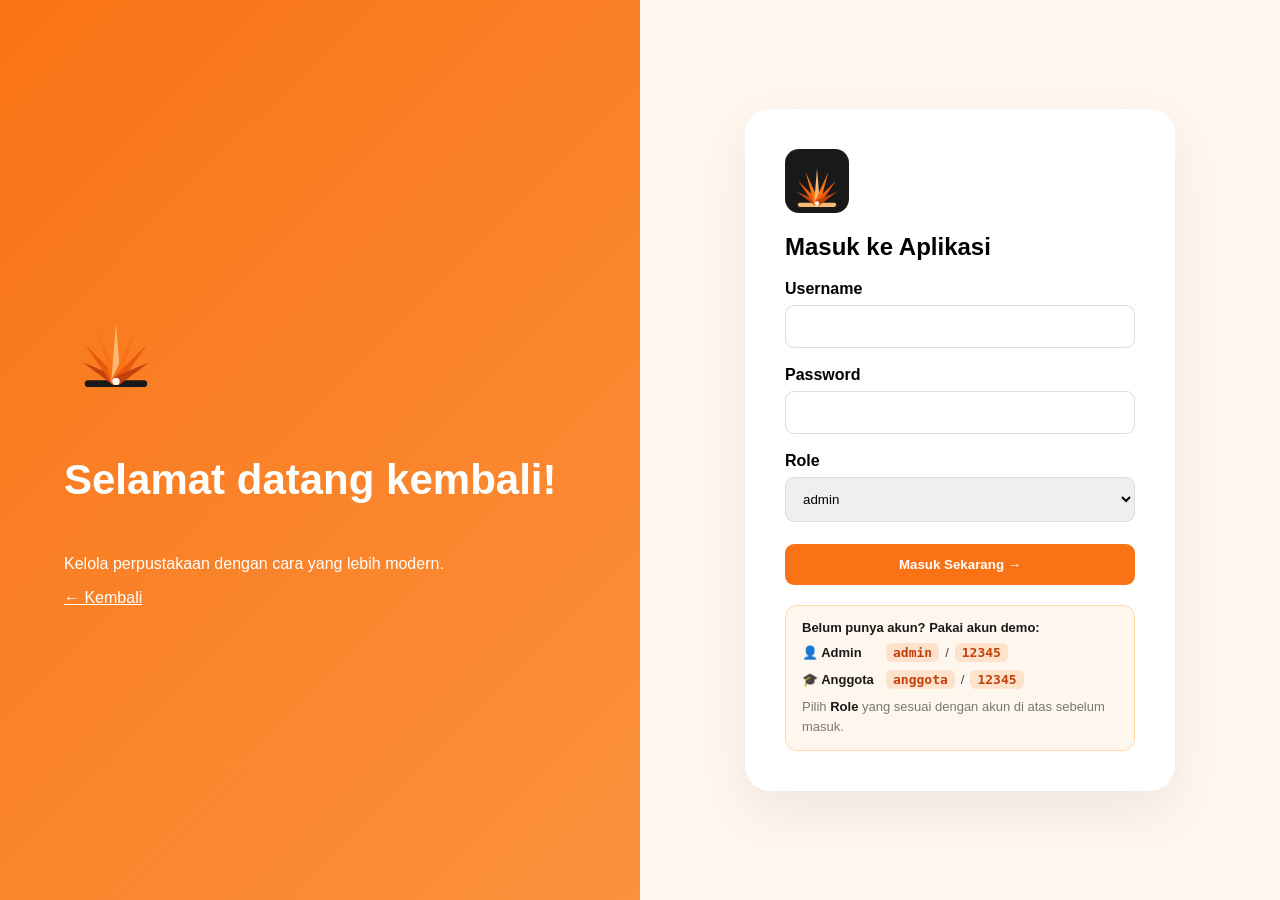
<file: profil.html>
<!doctype html>
<html lang="id">
  <head>
    <meta charset="UTF-8" />
    <meta name="viewport" content="width=device-width,initial-scale=1" />
    <title>Profil | PustakaKU Nova</title>
    <link rel="stylesheet" href="css/app.css" />
  </head>
  <body>
    <div class="app">
      <aside class="side">
        <b>📚 PustakaKU Nova</b>
        <nav></nav>
        <button onclick="out()">Keluar</button>
      </aside>
      <main class="main">
        <div class="top">
          <div>
            <small>Akun pengguna</small>
            <h1>Profil</h1>
          </div>
          <div class="avatar">A</div>
        </div>
        <div class="panel">
          <h2 id="pname"></h2>
          <p>Username: <b id="user"></b></p>
          <p>Role: <b id="role"></b></p>
          <p>Anggota perpustakaan digital PustakaKU Nova.</p>
        </div>
      </main>
    </div>
    <script src="js/data.js"></script>
    <script src="js/app.js"></script>
    <script>
      let u = me();
      pname.textContent = u.username;
      user.textContent = u.username;
      role.textContent = u.role;
    </script>
  </body>
</html>
</file>
<file: css/landing.css>
* {
  box-sizing: border-box;
}
html {
  scroll-behavior: smooth;
}
body {
  margin: 0;
  font-family: Arial, sans-serif;
  background: #fffaf5;
  color: #222;
}
header {
  height: 75px;
  background: #fff;
  display: flex;
  align-items: center;
  justify-content: space-between;
  padding: 0 8%;
  position: sticky;
  top: 0;
  z-index: 5;
  box-shadow: 0 3px 20px #0001;
}
.brand {
  display: inline-flex;
  align-items: center;
}
.brand img {
  display: block;
  width: 150px;
  height: auto;
}
header b span,
section small {
  color: #f97316;
}
nav {
  display: flex;
  gap: 30px;
}
nav a {
  color: #555;
  text-decoration: none;
}
.nav-toggle {
  display: none;
  background: none;
  border: 0;
  font-size: 22px;
  cursor: pointer;
  color: #191919;
  padding: 8px;
}
.btn {
  display: inline-block;
  background: #f97316;
  color: #fff;
  text-decoration: none;
  padding: 12px 20px;
  border-radius: 11px;
  font-weight: bold;
}
.hero {
  min-height: 620px;
  padding: 80px 8%;
  display: flex;
  align-items: center;
  gap: 50px;
}
.hero > div:first-child {
  flex: 1;
}
.hero h1 {
  font-size: 56px;
  line-height: 1.1;
  margin: 18px 0;
}
.hero h1 span {
  color: #f97316;
}
.hero p {
  color: #777;
  line-height: 1.8;
  max-width: 600px;
}
.visual {
  width: 450px;
  height: 390px;
  position: relative;
}
.visual:before {
  content: "";
  position: absolute;
  width: 350px;
  height: 350px;
  border-radius: 50%;
  background: #ffe3cd;
  left: 45px;
  top: 20px;
}
.book {
  position: absolute;
  background: #fff;
  width: 300px;
  padding: 30px;
  border-radius: 24px;
  box-shadow: 0 25px 50px #0002;
  left: 75px;
  top: 55px;
  text-align: center;
  font-size: 70px;
  transform: rotate(-4deg);
}
.book h3 {
  font-size: 18px;
}
.book p {
  font-size: 13px;
}
.visual i {
  position: absolute;
  background: #fff;
  padding: 15px;
  border-radius: 14px;
  box-shadow: 0 12px 30px #0002;
  font-style: normal;
}
.visual i small,
.stats small {
  display: block;
  color: #888;
  font-size: 11px;
  margin-top: 5px;
}
.visual i:first-of-type {
  right: 0;
  top: 10px;
}
.visual i:last-of-type {
  left: 0;
  bottom: 20px;
}
.stats {
  background: #fff;
  padding: 35px 8%;
  display: grid;
  grid-template-columns: repeat(4, 1fr);
  text-align: center;
  gap: 20px;
}
.stats b {
  color: #f97316;
  font-size: 25px;
}
#fitur {
  padding: 100px 8%;
  text-align: center;
}
.grid {
  display: grid;
  grid-template-columns: repeat(3, 1fr);
  gap: 20px;
  margin-top: 40px;
}
.grid article {
  background: #fff;
  padding: 28px;
  border: 1px solid #f1dfd1;
  border-radius: 18px;
  text-align: left;
  transition: 0.3s;
}
.grid article:hover {
  transform: translateY(-7px);
  box-shadow: 0 15px 30px #0001;
}
.grid article:first-letter {
  font-size: 25px;
}
.grid p,
.about p {
  color: #777;
  line-height: 1.7;
  font-size: 14px;
}
.about {
  background: #fff;
  padding: 90px 8%;
  display: flex;
  gap: 70px;
  align-items: center;
}
.big {
  width: 45%;
  height: 350px;
  background: linear-gradient(135deg, #f97316, #fb923c);
  border-radius: 30px;
  display: grid;
  place-items: center;
  font-size: 120px;
}
.about > div:last-child {
  flex: 1;
}
.about h2,
#fitur h2 {
  font-size: 36px;
}
.cta {
  text-align: center;
  background: #f97316;
  color: #fff;
  padding: 80px;
}
.cta h2 {
  font-size: 38px;
}
.white {
  display: inline-block;
  background: #fff;
  color: #f97316;
  padding: 13px 22px;
  border-radius: 10px;
  text-decoration: none;
  font-weight: bold;
}
footer {
  background: #181818;
  color: #fff;
  text-align: center;
  padding: 35px;
}
.footer-logo {
  width: 150px;
  height: auto;
  filter: brightness(0) invert(1);
  margin-bottom: 12px;
}
footer small {
  color: #888;
}
@media (max-width: 800px) {
  .nav-toggle {
    display: block;
  }
  nav {
    display: none;
    position: absolute;
    top: 75px;
    left: 0;
    right: 0;
    background: #fff;
    flex-direction: column;
    text-align: center;
    padding: 10px 8% 18px;
    box-shadow: 0 12px 20px #0001;
    gap: 14px;
  }
  nav.open {
    display: flex;
  }
  .hero,
  .about {
    flex-direction: column;
    text-align: center;
  }
  .hero h1 {
    font-size: 40px;
  }
  .visual {
    transform: scale(0.72);
    margin: -50px;
  }
  .stats {
    grid-template-columns: 1fr 1fr;
  }
  .grid {
    grid-template-columns: 1fr;
  }
  .big {
    width: 100%;
  }
}

/* Responsive improvements */
img{max-width:100%;height:auto}
@media(max-width:900px){
  header{padding:0 5%;gap:15px}
  nav{gap:16px}
  .hero{padding:65px 5%;gap:25px}
  .hero h1{font-size:44px}
  .visual{width:390px;flex:0 1 390px}
  .stats{padding:30px 5%}
  #fitur{padding:75px 5%}
  .grid{grid-template-columns:repeat(2,minmax(0,1fr))}
}
@media(max-width:700px){
  header{height:auto;min-height:70px;flex-wrap:wrap;padding:14px 5%}
  header nav{order:3;width:100%;justify-content:center;padding-bottom:4px}
  header .btn{padding:10px 15px}
  .hero{min-height:auto;padding:55px 5%;display:flex;flex-direction:column;text-align:center}
  .hero p{margin-left:auto;margin-right:auto}
  .hero h1{font-size:38px}
  .visual{width:100%;max-width:390px;height:350px}
  .visual:before{width:290px;height:290px;left:50%;transform:translateX(-50%)}
  .book{width:240px;left:50%;transform:translateX(-50%) rotate(-4deg);padding:25px;font-size:58px}
  .visual i:first-of-type{right:0}
  .visual i:last-of-type{left:0}
  .stats{grid-template-columns:repeat(2,1fr);padding:28px 5%}
  #fitur{padding:65px 5%}
  .grid{grid-template-columns:1fr}
  .about{padding:65px 5%!important;grid-template-columns:1fr!important;text-align:center}
  .cta{padding:55px 5%!important}
}
@media(max-width:430px){
  .brand img{width:125px}
  header nav{gap:12px;font-size:14px}
  header .btn{font-size:14px}
  .hero h1{font-size:32px}
  .visual{height:315px}
  .book{width:215px}
  .visual i{padding:11px;font-size:14px}
  .stats{gap:14px}
}
</file>
<file: css/app.css>
*{box-sizing:border-box}
html{scroll-behavior:smooth}
body{margin:0;font-family:Arial,sans-serif;background:#f7f6f4;color:#222;overflow-x:hidden}
button,input,select,textarea{font:inherit}
.app{display:flex;min-height:100vh}
.side{width:235px;background:#191919;color:#fff;position:fixed;inset:0 auto 0 0;padding:22px;z-index:100;overflow-y:auto;transition:transform .25s ease}
.side nav{display:flex;flex-direction:column;margin-top:30px;gap:3px}
.side a{color:#bbb;text-decoration:none;padding:12px;border-radius:9px}
.side a:hover,.side a.active{background:#f97316;color:#fff}
.side button{width:100%;background:#333;color:#fff;border:0;padding:12px;margin-top:20px;border-radius:9px;cursor:pointer}
.main{margin-left:235px;padding:35px 5%;width:calc(100% - 235px);min-width:0}
.top{display:flex;justify-content:space-between;align-items:flex-start;gap:20px}
.avatar{background:#f97316;color:#fff;border-radius:50%;width:42px;height:42px;display:grid;place-items:center;flex:0 0 42px}
.cards{display:grid;grid-template-columns:repeat(4,minmax(0,1fr));gap:15px;margin:25px 0}
.card,.panel{background:#fff;padding:22px;border-radius:16px;box-shadow:0 5px 20px #00000008}
.card{display:flex;flex-direction:column;gap:10px;min-width:0}
.card b{font-size:25px;color:#f97316;display:block}
.toolbar{display:flex;gap:10px;margin:20px 0;align-items:center}
.toolbar input{padding:12px;border:1px solid #ddd;border-radius:9px;flex:1;min-width:0}
.toolbar button,.action{background:#f97316;color:#fff;border:0;border-radius:9px;padding:10px 15px;cursor:pointer}
.table-wrap{width:100%;overflow-x:auto;border-radius:14px;-webkit-overflow-scrolling:touch}
.table{width:100%;min-width:650px;background:#fff;border-collapse:collapse}
.table th,.table td{padding:13px;border-bottom:1px solid #eee;text-align:left;white-space:nowrap}
.table tr:hover{background:#fff8f2}
.books{display:grid;grid-template-columns:repeat(3,minmax(0,1fr));gap:15px}
.bookbox{background:#fff;padding:20px;border-radius:15px;min-width:0}
.cover{height:130px;background:#ffe2cc;border-radius:10px;display:grid;place-items:center;font-size:55px}
.panel p{color:#666;line-height:1.6}
.bookbox h3{margin-bottom:6px}
.bookbox p{color:#666}
.toolbar input:focus{outline:2px solid #ffd1b3;border-color:#f97316}
.mobile-menu{display:none}
.menu-overlay{display:none}

@media(max-width:1000px){
  .side{transform:translateX(-100%);box-shadow:8px 0 30px #0003}
  .side.open{transform:translateX(0)}
  .main{margin-left:0;width:100%;padding:28px 4%}
  .mobile-menu{display:grid;place-items:center;position:fixed;top:16px;left:16px;width:44px;height:44px;border:0;border-radius:12px;background:#191919;color:#fff;font-size:20px;z-index:110;cursor:pointer;box-shadow:0 5px 18px #0002}
  .menu-overlay.show{display:block;position:fixed;inset:0;background:#0006;z-index:90}
  .cards{grid-template-columns:repeat(2,minmax(0,1fr))}
  .books{grid-template-columns:repeat(2,minmax(0,1fr))}
}
@media(max-width:600px){
  .main{padding:78px 16px 24px}
  .top{gap:12px}
  .top h1{font-size:28px;margin:8px 0}
  .cards,.books{grid-template-columns:1fr}
  .card,.panel{padding:17px}
  .toolbar{flex-direction:column;align-items:stretch}
  .toolbar input,.toolbar button{width:100%}
  .table{min-width:600px}
  .avatar{width:38px;height:38px;flex-basis:38px}
  .action{padding:12px 16px;min-height:40px}
  .side a{padding:14px 12px}
}
@media(min-width:1001px){.side{transform:none!important}}
</file>
<file: css/login.css>
* {
  box-sizing: border-box;
}
body {
  margin: 0;
  font-family: Arial;
  background: #fff7ef;
}
.login {
  min-height: 100vh;
  display: grid;
  grid-template-columns: 1fr 1fr;
}
.intro {
  background: linear-gradient(135deg, #f97316, #fb923c);
  color: #fff;
  padding: 10%;
  display: flex;
  flex-direction: column;
  justify-content: center;
}
.intro-logo {
  width: 104px;
  height: 104px;
  object-fit: contain;
  margin-bottom: 24px;
}
.intro h2 {
  font-size: 42px;
}
.intro a {
  color: #fff;
}
.login form {
  background: #fff;
  margin: auto;
  width: min(430px, 85%);
  padding: 40px;
  border-radius: 25px;
  box-shadow: 0 20px 50px #0001;
}
.form-logo {
  display: block;
  width: 64px;
  height: 64px;
  margin-bottom: 18px;
}
label {
  display: block;
  font-weight: bold;
  margin-top: 18px;
}
input,
select {
  width: 100%;
  padding: 13px;
  margin-top: 7px;
  border: 1px solid #ddd;
  border-radius: 9px;
}
button {
  width: 100%;
  padding: 13px;
  margin-top: 22px;
  background: #f97316;
  color: #fff;
  border: 0;
  border-radius: 9px;
  font-weight: bold;
}
#msg {
  color: #d33;
  font-size: 13px;
}
.demo-hint {
  margin-top: 20px;
  padding: 14px 16px;
  background: #fff7ed;
  border: 1px solid #ffd9ad;
  border-radius: 12px;
  font-size: 13px;
  color: #444;
}
.demo-hint b {
  color: #191919;
}
.demo-row {
  display: flex;
  align-items: center;
  gap: 6px;
  margin: 8px 0;
}
.demo-row span {
  min-width: 78px;
  font-weight: bold;
  color: #191919;
}
.demo-hint code {
  background: #ffe2cc;
  color: #c2410c;
  padding: 2px 7px;
  border-radius: 6px;
  font-weight: bold;
}
.demo-hint p {
  margin: 8px 0 0;
  color: #777;
  line-height: 1.5;
}
@media (max-width: 700px) {
  .login {
    grid-template-columns: 1fr;
  }
  .intro {
    min-height: 270px;
  }
  .intro h2 {
    font-size: 30px;
  }
}

@media(max-width:700px){
  .intro{padding:35px 8%;min-height:230px}
  .intro h2{margin:10px 0;font-size:32px}
  .login form{width:min(430px,90%);padding:28px;margin:25px auto}
}
@media(max-width:420px){
  .intro{min-height:200px;padding:28px 7%}
  .intro h2{font-size:27px}
  .login form{padding:22px}
}
</file>
